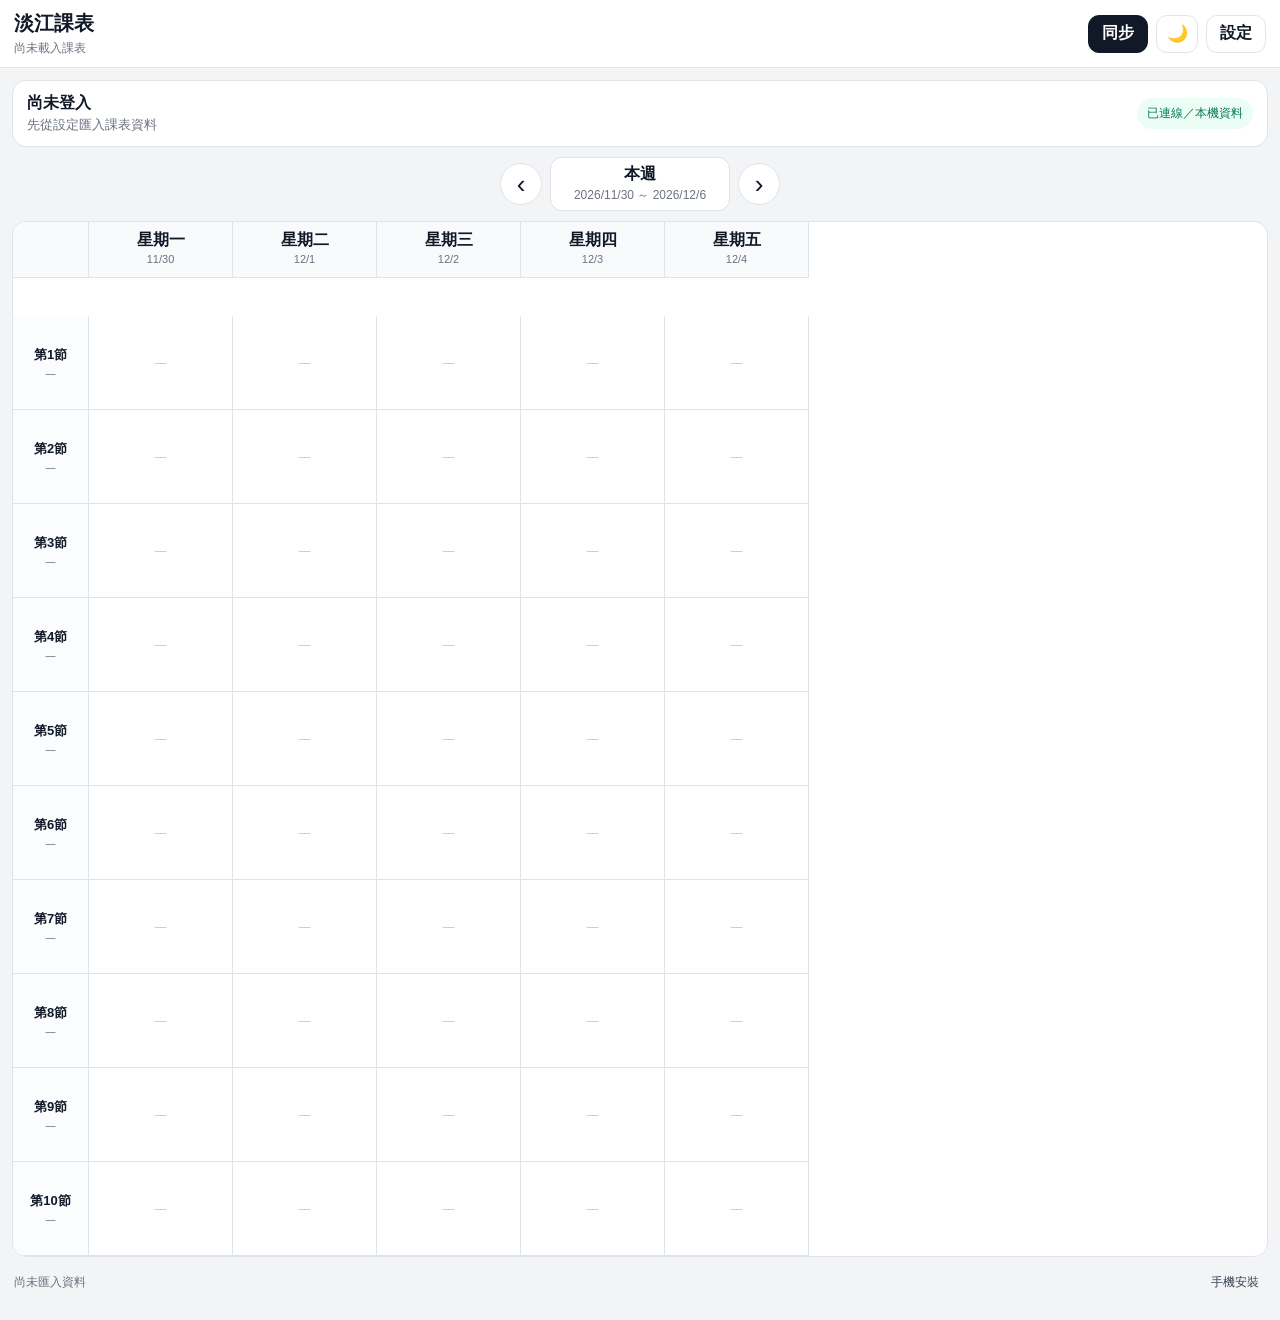
<file: index.html>
<!doctype html>
<html lang="zh-Hant">
<head>
  <meta charset="utf-8">
  <meta name="viewport" content="width=device-width, initial-scale=1, viewport-fit=cover">
  <meta name="theme-color" content="#111827">
  <meta name="mobile-web-app-capable" content="yes">
  <meta name="apple-mobile-web-app-capable" content="yes">
  <meta name="apple-mobile-web-app-title" content="淡江課表">
  <meta name="description" content="淡江大學學生課表網站">
  <title>淡江課表</title>
  <link rel="manifest" href="./manifest.json">
  <link rel="stylesheet" href="./style.css">
</head>
<body>
  <div class="app-shell">
    <header class="topbar">
      <div class="brand">
        <div class="brand-title">淡江課表</div>
        <div id="semesterLabel" class="brand-subtitle">尚未載入課表</div>
      </div>
      <div class="top-actions">
        <button id="syncButton" class="top-btn primary" type="button">同步</button>
        <button id="themeButton" class="top-btn icon-btn" type="button" aria-label="切換深色模式" title="切換深色模式">🌙</button>
        <button id="settingsButton" class="top-btn" type="button">設定</button>
      </div>
    </header>

    <main class="page">
      <section class="account-bar">
        <div class="account-main">
          <div id="studentName" class="student-name">尚未登入</div>
          <div id="studentInfo" class="student-info">先從設定匯入課表資料</div>
        </div>
        <div id="statusPill" class="status-pill">離線可用</div>
      </section>

      <section class="week-toolbar" aria-label="週次控制">
        <button id="prevWeek" class="circle-btn" type="button" aria-label="上一週">‹</button>
        <button id="weekTitleButton" class="week-title-btn" type="button" title="回到本週">
          <strong>本週</strong>
          <span id="weekText">—</span>
        </button>
        <button id="nextWeek" class="circle-btn" type="button" aria-label="下一週">›</button>
      </section>

      <section class="schedule-wrap" aria-label="課表">
        <div id="scheduleGrid" class="schedule-grid"></div>
      </section>

      <section class="bottom-bar">
        <div id="lastUpdated" class="last-updated">尚未同步</div>
        <button id="installAppButton" class="text-btn" type="button" hidden>安裝 App</button><button id="installHelpButton" class="text-btn" type="button">手機安裝</button>
      </section>
    </main>
  </div>

  <div id="overlay" class="overlay hidden" aria-hidden="true">
    <section id="settingsSheet" class="sheet hidden" role="dialog" aria-modal="true" aria-labelledby="settingsTitle">
      <header class="sheet-header">
        <div>
          <div id="settingsTitle" class="sheet-title">設定</div>
          <div class="sheet-subtitle">顯示、資料與同步</div>
        </div>
        <button class="close-btn" data-close type="button" aria-label="關閉">×</button>
      </header>

      <div class="sheet-body">
        <section class="settings-section">
          <div class="section-title-row"><h2>學期與學生</h2></div>
          <div class="two-col">
            <label class="field"><span>學期</span><input id="semesterInput" type="text" placeholder="例如 115-1"></label>
            <label class="field"><span>姓名</span><input id="studentNameInput" type="text" placeholder="選填"></label>
          </div>
          <div class="two-col">
            <label class="field"><span>學號</span><input id="studentIdInput" type="text" placeholder="選填"></label>
            <label class="field"><span>班級／系所</span><input id="studentClassInput" type="text" placeholder="選填"></label>
          </div>
          <button id="saveProfileButton" class="full-btn" type="button">儲存學生資料</button>
        </section>

        <section class="settings-section">
          <div class="section-title-row"><h2>顯示星期</h2><button id="weekdaysAllButton" class="mini-btn" type="button">平日</button></div>
          <div id="dayChecks" class="toggle-grid"></div>
        </section>

        <section class="settings-section">
          <div class="section-title-row"><h2>顯示節次</h2><div class="inline-actions"><button id="periodsDayButton" class="mini-btn" type="button">日間 1–10</button><button id="periodsAllButton" class="mini-btn" type="button">全部</button></div></div>
          <div id="periodChecks" class="toggle-grid periods"></div>
        </section>

        <section class="settings-section">
          <div class="section-title-row"><h2>外觀</h2></div>
          <label class="field"><span>色彩模式</span><select id="themeInput">
            <option value="light">淺色模式</option>
            <option value="dark">深色模式</option>
          </select></label>
        </section>

        <section class="settings-section">
          <div class="section-title-row"><h2>課程卡片</h2></div>
          <label class="switch-row"><span>顯示座號</span><input id="showSeatInput" type="checkbox"></label>
          <label class="switch-row"><span>顯示教室</span><input id="showRoomInput" type="checkbox"></label>
          <label class="switch-row"><span>顯示授課老師</span><input id="showTeacherInput" type="checkbox"></label>
        </section>

        <section class="settings-section">
          <div class="section-title-row"><h2>課表資料</h2></div>
          <p class="hint">這個版本先專注在穩定的 GitHub Pages 前端。你可以貼上 TKU iLife API 的 JSON，網站會在本機解析與保存。GitHub Pages 本身不能執行後端，也不能直接繞過 TKU API 的 CORS。</p>
          <button id="openImportButton" class="full-btn primary" type="button">📥 匯入 TKU 課表資料</button>
          <button id="clipboardImportButton" class="full-btn primary" type="button">📋 從剪貼簿讀取 TKU JSON</button>
          <button id="loadDemoButton" class="full-btn" type="button">載入範例課表</button>
          <button id="exportButton" class="full-btn" type="button">匯出本機資料 JSON</button>
          <label class="full-btn file-btn">從 JSON 檔案匯入<input id="jsonFileInput" type="file" accept="application/json,.json"></label>
          <button id="clearCoursesButton" class="full-btn" type="button">清除課表（保留設定）</button>
          <button id="resetAppButton" class="full-btn danger" type="button">清除這個網站的全部資料</button>
        </section>

        <section class="settings-section">
          <div class="section-title-row"><h2>從淡江 iLife API 取得課表</h2></div>
          <div class="notice-box">
            <strong>不經過 GitHub → TKU 的 CORS；資料在你目前已登入的 TKU 頁面內讀取。</strong> 會在淡江課表頁面本身讀取資料，再送回本網站。
          </div>
          <label class="field"><span>淡江 iLife API 網址</span><input id="tkuCourseUrlInput" type="url" value="https://ilifeapp.az.tku.edu.tw/api/stu/course" autocomplete="off"></label>
          <div class="two-col">
            <button id="openTkuCoursePageButton" class="full-btn primary" type="button">📚 開啟淡江 iLife API</button>
            <button id="openBookmarkletToolButton" class="full-btn" type="button">🪄 開啟一鍵抓取工具</button>
          </div>
          <button id="copyTkuBookmarkletButton" class="full-btn" type="button">📋 複製「抓取淡江課表」書籤</button>
          <button id="testCaptureMessageButton" class="full-btn" type="button">🧪 測試資料接收</button>
          <div id="captureStatus" class="diagnostic-box">尚未接收淡江課表資料。</div>
          <p class="hint">第一次使用：開啟「一鍵抓取工具」完成書籤設定。從本頁按「開啟淡江 iLife API」後完成登入，看到 JSON，再點一次「抓取淡江課表」書籤；資料會直接 postMessage 回這個 PWA 並自動更新。</p>
        </section>

        <section class="settings-section">
          <div class="section-title-row"><h2>📲 手機分享同步</h2></div>
          <div class="notice-box">
            <strong>一次設定，之後用手機分享回來。</strong>
            <div>把本網站安裝到主畫面後，若你的瀏覽器支援 PWA 分享目標，可以在 TKU iLife API 頁面分享 JSON 文字或 .json 檔案給「淡江課表」，網站會自動匯入。</div>
          </div>
        </section>

        <section class="settings-section">
          <div class="section-title-row"><h2>資料狀態</h2></div>
          <div class="diagnostic-grid">
            <div><span>課程數</span><strong id="courseCountStat">0</strong></div>
            <div><span>上課時段</span><strong id="timeCountStat">0</strong></div>
            <div><span>最後匯入</span><strong id="importedAtStat">—</strong></div>
          </div>
          <div id="diagnosticMessage" class="diagnostic-box">尚未匯入資料。</div>
        </section>
      </div>
    </section>

    <section id="importSheet" class="sheet hidden" role="dialog" aria-modal="true" aria-labelledby="importTitle">
      <header class="sheet-header">
        <div>
          <div id="importTitle" class="sheet-title">匯入 TKU 課表資料</div>
          <div class="sheet-subtitle">支援 iLife JSON，也支援一般課表 JSON</div>
        </div>
        <button class="close-btn" data-close type="button" aria-label="關閉">×</button>
      </header>
      <div class="sheet-body">
        <div class="notice-box">
          <strong>最推薦：貼上 TKU iLife API 回傳的 JSON。</strong>
          <div>這裡不會連到 TKU，也不會要求你提供密碼、Cookie 或 Token。</div>
        </div>
        <label class="field"><span>JSON</span><textarea id="apiJsonInput" rows="14" placeholder='例如：[{
  "weekno":"1",
  "sessno":"01",
  "seatno":"033",
  "ch_cos_name":"高等微積分",
  "teach_name":"余成義",
  "room":"S 420"
}]'></textarea></label>
        <div id="importPreview" class="diagnostic-box">等待匯入。</div>
      </div>
      <footer class="sheet-footer">
        <button id="previewImportButton" class="btn" type="button">預覽解析</button>
        <button id="commitImportButton" class="btn primary" type="button">匯入課表</button>
      </footer>
    </section>

    <section id="courseSheet" class="sheet hidden" role="dialog" aria-modal="true" aria-labelledby="courseTitle">
      <header class="sheet-header">
        <div>
          <div id="courseTitle" class="sheet-title">課程</div>
          <div id="courseSubtitle" class="sheet-subtitle"></div>
        </div>
        <button class="close-btn" data-close type="button" aria-label="關閉">×</button>
      </header>
      <div class="sheet-body">
        <label class="field"><span>顯示課程名稱</span><input id="customNameInput" type="text" placeholder="留空＝使用學校原名稱"></label>
        <div class="detail-grid">
          <div><span>原課名</span><strong id="detailSchoolName">—</strong></div>
          <div><span>開課序號</span><strong id="detailCourseId">—</strong></div>
          <div><span>座號</span><strong id="detailSeat">—</strong></div>
          <div><span>學分</span><strong id="detailCredits">—</strong></div>
          <div><span>系所</span><strong id="detailDepartment">—</strong></div>
          <div><span>年級／班別</span><strong id="detailGradeClass">—</strong></div>
        </div>
        <section>
          <div class="section-title-row"><h2>上課時段</h2></div>
          <div id="detailTimes" class="stack"></div>
        </section>
        <label class="field"><span>課程說明</span><textarea id="detailDescription" rows="4" readonly></textarea></label>
        <label class="field"><span>我的備註</span><textarea id="detailNote" rows="4" placeholder="自己的備註"></textarea></label>
        <section>
          <div class="section-title-row"><h2>我的記事</h2><button id="addJournalButton" class="mini-btn" type="button">＋新增</button></div>
          <div id="journalList" class="stack"></div>
        </section>
      </div>
      <footer class="sheet-footer">
        <button id="deleteCourseButton" class="btn danger-outline" type="button">刪除課程</button>
        <button id="cancelCourseButton" class="btn" type="button">取消</button>
        <button id="saveCourseButton" class="btn primary" type="button">儲存</button>
      </footer>
    </section>
  </div>

  <div id="toast" class="toast hidden" role="status" aria-live="polite"></div>
  <input id="installProbe" type="hidden">
  <script src="./app.js?v=17" defer></script>
</body>
</html>
</file>
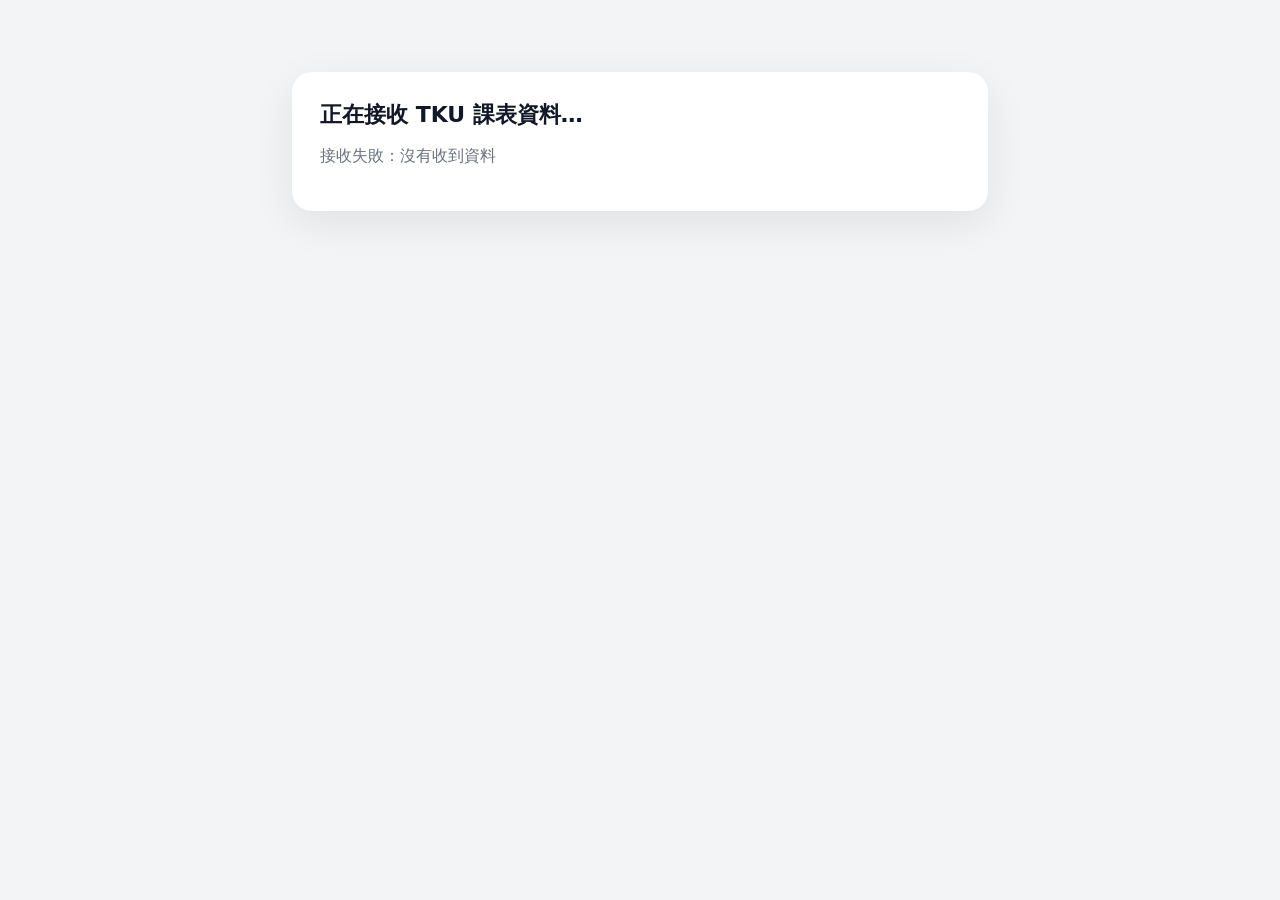
<file: capture.html>
<!doctype html>
<html lang="zh-Hant">
<head>
<meta charset="utf-8">
<meta name="viewport" content="width=device-width, initial-scale=1">
<title>TKU 課表資料接收</title>
<style>body{font-family:system-ui,-apple-system,BlinkMacSystemFont,"Segoe UI",sans-serif;margin:0;padding:32px;background:#f3f4f6;color:#111827}main{max-width:640px;margin:40px auto;background:white;border-radius:20px;padding:28px;box-shadow:0 12px 40px rgba(0,0,0,.08)}h1{font-size:22px;margin-top:0}.muted{color:#6b7280}</style>
</head>
<body><main><h1>正在接收 TKU 課表資料…</h1><p class="muted" id="msg">請稍候，完成後會自動回到課表網站。</p></main>
<script>
(function(){
const INBOX_KEY="tku_timetable_capture_inbox_v1";
function b64uDecode(s){s=s.replace(/-/g,"+").replace(/_/g,"/");while(s.length%4)s+="=";const bin=atob(s);const bytes=new Uint8Array(bin.length);for(let i=0;i<bin.length;i++)bytes[i]=bin.charCodeAt(i);return new TextDecoder().decode(bytes)}
try{
 const data=new URLSearchParams(location.hash.slice(1)).get("data");
 if(!data)throw new Error("沒有收到資料");
 const payload=JSON.parse(b64uDecode(data));
 if(payload?.type!=="TKU_TIMETABLE_CAPTURE"||![1,2,3,4].includes(payload.version)||(!Array.isArray(payload.rawRows)&&!Array.isArray(payload.courses)))throw new Error("資料格式不正確");
 localStorage.setItem(INBOX_KEY,JSON.stringify(payload));
 location.replace("./index.html?captured=1");
}catch(e){document.getElementById("msg").textContent="接收失敗："+(e.message||e);}
})();
</script>
</body></html>
</file>
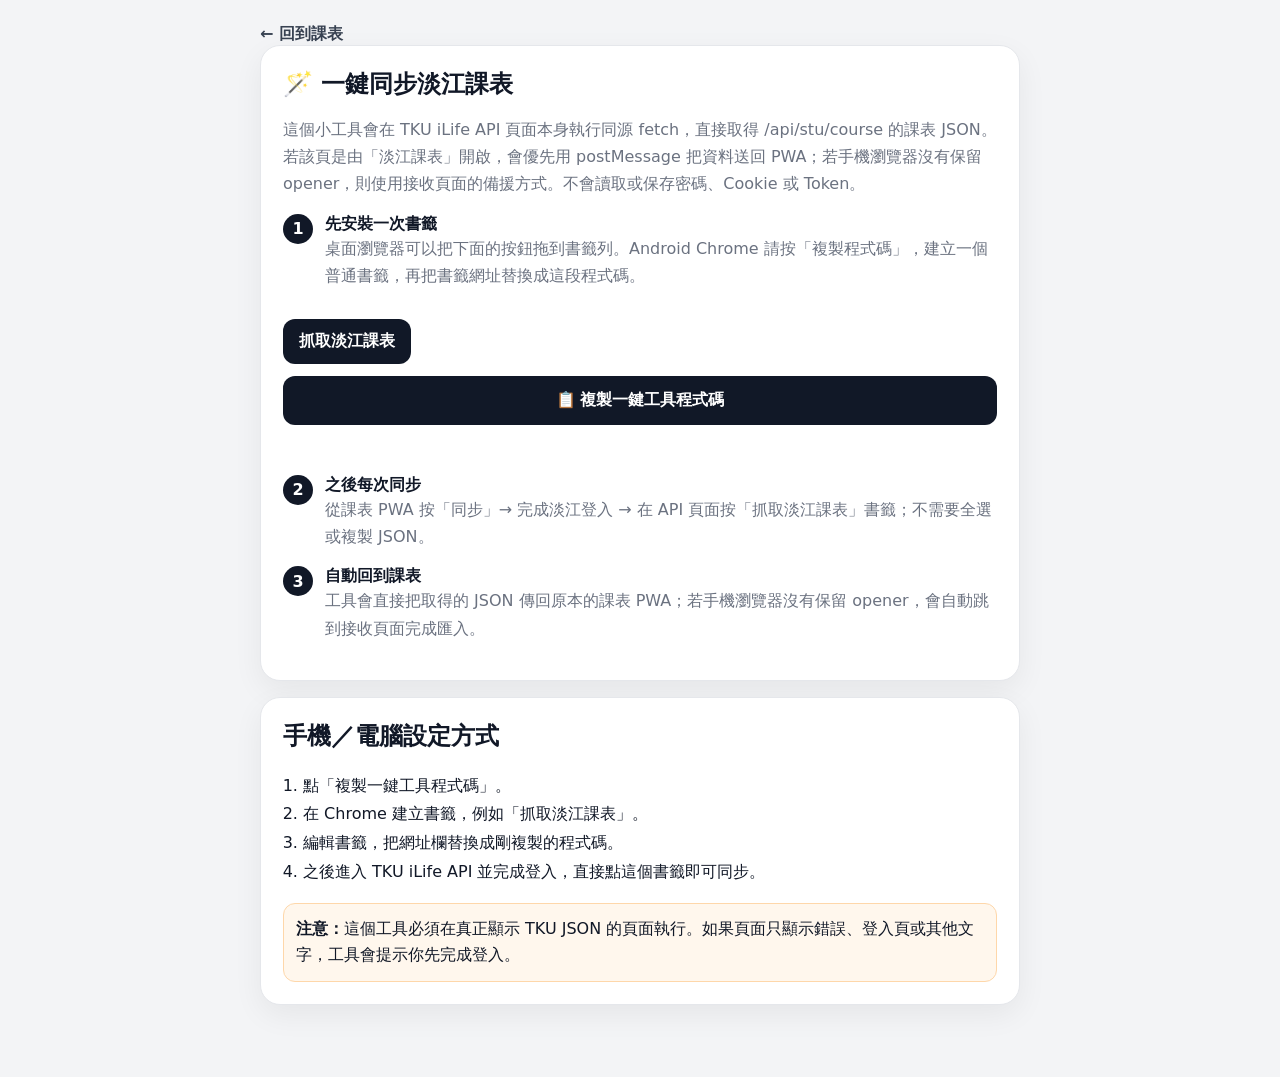
<file: tool.html>
<!doctype html>
<html lang="zh-Hant">
<head>
<meta charset="utf-8">
<meta name="viewport" content="width=device-width,initial-scale=1,viewport-fit=cover">
<meta name="theme-color" content="#111827">
<link rel="manifest" href="./manifest.json">
<title>淡江課表｜一鍵抓取工具</title>
<style>
body{margin:0;background:#f3f4f6;color:#111827;font-family:system-ui,-apple-system,BlinkMacSystemFont,"Segoe UI",sans-serif}.wrap{max-width:760px;margin:0 auto;padding:24px 16px 56px}.card{background:#fff;border:1px solid #e5e7eb;border-radius:20px;padding:22px;box-shadow:0 10px 30px rgba(0,0,0,.06);margin-bottom:16px}h1{font-size:24px;margin:0 0 8px}.muted{color:#6b7280;line-height:1.7}.step{display:flex;gap:12px;margin:16px 0}.num{width:30px;height:30px;border-radius:50%;background:#111827;color:#fff;display:grid;place-items:center;font-weight:800;flex:none}.btn{display:block;width:100%;box-sizing:border-box;border:0;border-radius:12px;padding:14px 16px;background:#111827;color:#fff;font-size:16px;font-weight:800;text-align:center;text-decoration:none;cursor:pointer;margin-top:12px}.secondary{background:#e5e7eb;color:#111827}.bookmarklet{display:inline-block;margin-top:14px;padding:12px 16px;border-radius:12px;background:#111827;color:#fff;font-weight:800;text-decoration:none}.code{background:#0f172a;color:#e5e7eb;border-radius:12px;padding:12px;overflow:auto;white-space:nowrap;font:12px ui-monospace,SFMono-Regular,Menlo,monospace}.ok{color:#166534;margin-top:10px;min-height:1.5em}.warn{background:#fff7ed;border:1px solid #fed7aa;padding:12px;border-radius:12px;line-height:1.65}.back{color:#374151;text-decoration:none;font-weight:700}ol{padding-left:20px;line-height:1.8}
</style>
</head>
<body>
<main class="wrap">
<a class="back" href="./">← 回到課表</a>
<section class="card">
<h1>🪄 一鍵同步淡江課表</h1>
<p class="muted">這個小工具會在 TKU iLife API 頁面本身執行同源 fetch，直接取得 /api/stu/course 的課表 JSON。若該頁是由「淡江課表」開啟，會優先用 postMessage 把資料送回 PWA；若手機瀏覽器沒有保留 opener，則使用接收頁面的備援方式。不會讀取或保存密碼、Cookie 或 Token。</p>
<div class="step"><div class="num">1</div><div><strong>先安裝一次書籤</strong><div class="muted">桌面瀏覽器可以把下面的按鈕拖到書籤列。Android Chrome 請按「複製程式碼」，建立一個普通書籤，再把書籤網址替換成這段程式碼。</div></div></div>
<a id="bookmarklet" class="bookmarklet" href="#">抓取淡江課表</a>
<button id="copy" class="btn" type="button">📋 複製一鍵工具程式碼</button>
<div id="msg" class="ok"></div>
<div class="step"><div class="num">2</div><div><strong>之後每次同步</strong><div class="muted">從課表 PWA 按「同步」→ 完成淡江登入 → 在 API 頁面按「抓取淡江課表」書籤；不需要全選或複製 JSON。</div></div></div>
<div class="step"><div class="num">3</div><div><strong>自動回到課表</strong><div class="muted">工具會直接把取得的 JSON 傳回原本的課表 PWA；若手機瀏覽器沒有保留 opener，會自動跳到接收頁面完成匯入。</div></div></div>
</section>
<section class="card">
<h2 style="margin-top:0">手機／電腦設定方式</h2>
<ol><li>點「複製一鍵工具程式碼」。</li><li>在 Chrome 建立書籤，例如「抓取淡江課表」。</li><li>編輯書籤，把網址欄替換成剛複製的程式碼。</li><li>之後進入 TKU iLife API 並完成登入，直接點這個書籤即可同步。</li></ol>
<div class="warn"><strong>注意：</strong>這個工具必須在真正顯示 TKU JSON 的頁面執行。如果頁面只顯示錯誤、登入頁或其他文字，工具會提示你先完成登入。</div>
</section>
</main>
<script>
(()=>{
const targetOrigin=location.origin;
const captureUrl=new URL("./capture.html",location.href).href;
const raw=`javascript:(async()=>{try{const r=await fetch("/api/stu/course",{credentials:"include"});if(!r.ok)throw new Error("TKU API 回應 HTTP "+r.status+"，請先確認已登入淡江。");const data=await r.json();const rows=Array.isArray(data)?data:(data&&Array.isArray(data.data)?data.data:(data&&Array.isArray(data.rows)?data.rows:null));if(!rows?.length)throw new Error("TKU API 沒有回傳課表資料。");const enc=s=>{const b=new TextEncoder().encode(s),a=[];for(let i=0;i<b.length;i++)a.push(String.fromCharCode(b[i]));return btoa(a.join("" )).replace(/\+/g,"-").replace(/\//g,"_").replace(/=+$/g,"")};const payload={type:"TKU_TIMETABLE_CAPTURE",version:4,source:"TKU iLife /api/stu/course",capturedAt:new Date().toISOString(),rawRows:rows};let done=false;const ack=e=>{if(e.origin!=="${targetOrigin}")return;if(e.data?.type!=="TKU_TIMETABLE_CAPTURE_ACK")return;done=true;window.removeEventListener("message",ack);if(e.data.ok){alert("已同步 "+rows.length+" 筆淡江課表資料。 ");setTimeout(()=>{try{window.close()}catch{}},300);}else alert("資料已送回課表，但匯入失敗。 ")};window.addEventListener("message",ack);const opener=window.opener;if(opener&&!opener.closed){try{opener.postMessage(payload,"${targetOrigin}");setTimeout(()=>{if(done)return;window.removeEventListener("message",ack);location.href="${captureUrl}#data="+enc(JSON.stringify(payload));},1200);return;}catch{window.removeEventListener("message",ack)}}location.href="${captureUrl}#data="+enc(JSON.stringify(payload));}catch(e){alert("同步失敗："+(e?.message||e))}})();void 0;`;
const a=document.getElementById("bookmarklet");a.href=raw;document.getElementById("copy").addEventListener("click",async()=>{try{await navigator.clipboard.writeText(raw);}catch{const t=document.createElement("textarea");t.value=raw;document.body.appendChild(t);t.select();document.execCommand("copy");t.remove();}document.getElementById("msg").textContent="已複製。建立書籤後，把網址替換成這段程式碼即可。";});
})();
</script>
</body></html>
</file>
<file: style.css>
:root{--bg:#f3f4f6;--panel:#fff;--panel2:#f8fafc;--border:#dfe4ea;--text:#111827;--muted:#6b7280;--primary:#111827;--primary2:#1f2937;--danger:#b91c1c;--dangerbg:#fef2f2;--goodbg:#ecfdf5;--good:#047857;--warnbg:#fffbeb;--warn:#92400e;--time-w:76px;--day-w:144px;--row-h:94px;--radius:14px}
*{box-sizing:border-box}html,body{margin:0;padding:0;background:var(--bg);color:var(--text);font-family:-apple-system,BlinkMacSystemFont,"Segoe UI","Noto Sans TC",Arial,sans-serif}body{min-height:100vh}button,input,textarea{font:inherit}button{cursor:pointer}.hidden{display:none!important}
.topbar{position:sticky;top:0;z-index:20;min-height:64px;padding:10px 14px;display:flex;align-items:center;justify-content:space-between;gap:12px;background:rgba(255,255,255,.96);backdrop-filter:blur(12px);border-bottom:1px solid var(--border)}.brand-title{font-size:20px;font-weight:850}.brand-subtitle{font-size:12px;color:var(--muted);margin-top:3px}.top-actions{display:flex;gap:8px}.top-btn,.circle-btn,.week-title-btn,.btn,.full-btn,.mini-btn,.close-btn,.text-btn{border:1px solid var(--border);background:#fff;color:var(--text)}.top-btn{height:38px;padding:0 13px;border-radius:11px;font-weight:750}.primary{background:var(--primary)!important;color:#fff!important;border-color:var(--primary)!important}.page{width:min(1500px,100%);margin:0 auto;padding:12px}.account-bar{display:flex;align-items:center;justify-content:space-between;gap:12px;background:var(--panel);border:1px solid var(--border);border-radius:var(--radius);padding:12px 14px;margin-bottom:10px}.student-name{font-weight:850}.student-info{font-size:13px;color:var(--muted);margin-top:2px}.status-pill{font-size:12px;padding:7px 10px;border-radius:999px;background:#eef2f7;color:#374151;white-space:nowrap}.status-pill.good{background:var(--goodbg);color:var(--good)}.status-pill.warn{background:var(--warnbg);color:var(--warn)}.week-toolbar{display:flex;align-items:center;justify-content:center;gap:8px;margin:10px 0}.circle-btn{width:42px;height:42px;border-radius:50%;font-size:26px;line-height:1}.week-title-btn{min-width:180px;min-height:42px;border-radius:12px;padding:6px 14px;display:flex;flex-direction:column;align-items:center;justify-content:center}.week-title-btn span{font-size:12px;color:var(--muted);margin-top:2px}.schedule-wrap{width:100%;overflow:auto;border:1px solid var(--border);border-radius:var(--radius);background:#fff;-webkit-overflow-scrolling:touch}.schedule-grid{display:grid;grid-template-columns:var(--time-w) repeat(7,var(--day-w));grid-auto-rows:var(--row-h);width:max-content;min-width:100%}.corner-cell,.day-head,.period-label,.course-cell{border-right:1px solid var(--border);border-bottom:1px solid var(--border)}.corner-cell{position:sticky;left:0;z-index:8;background:var(--panel2);height:56px}.day-head{position:sticky;top:0;z-index:7;height:56px;padding:8px 5px;background:var(--panel2);text-align:center}.day-head strong{display:block}.day-head small{display:block;color:var(--muted);margin-top:2px;font-size:11px}.period-label{position:sticky;left:0;z-index:6;background:#fbfcfd;display:flex;flex-direction:column;align-items:center;justify-content:center;text-align:center}.period-label strong{font-size:13px}.period-label span{font-size:10px;color:var(--muted);margin-top:4px}.course-cell{position:relative;min-height:var(--row-h);padding:5px;background:#fff}.empty-cell{height:100%;display:grid;place-items:center;color:#c4c9d0;font-size:12px}.course-card{width:100%;height:100%;padding:7px 8px;text-align:left;border:1px solid #cfd5dc;border-radius:10px;background:#f8fafc;color:var(--text);display:flex;flex-direction:column;align-items:flex-start;justify-content:flex-start;gap:3px;overflow:hidden}.course-card:hover{border-color:#9ca3af;background:#f3f4f6}.course-name{font-size:13px;font-weight:850;line-height:1.28}.course-meta{font-size:11px;color:#4b5563;line-height:1.25}.course-seat{font-size:10px;color:#374151;margin-top:auto;background:#e5e7eb;border-radius:7px;padding:2px 5px}.bottom-bar{display:flex;justify-content:space-between;align-items:center;gap:12px;padding:10px 2px;color:var(--muted);font-size:12px}.text-btn{border:0;background:transparent;color:#374151;padding:7px}.overlay{position:fixed;inset:0;z-index:100;background:rgba(15,23,42,.44);display:flex;align-items:flex-end;justify-content:center}.sheet{width:min(720px,100%);max-height:92vh;background:#fff;border-radius:18px 18px 0 0;box-shadow:0 -12px 40px rgba(0,0,0,.18);display:flex;flex-direction:column;overflow:hidden}.sheet-header{display:flex;justify-content:space-between;align-items:flex-start;gap:12px;padding:16px 18px;border-bottom:1px solid var(--border);flex:0 0 auto}.sheet-title{font-size:20px;font-weight:850}.sheet-subtitle{font-size:12px;color:var(--muted);margin-top:3px}.close-btn{width:38px;height:38px;border-radius:11px;font-size:26px;line-height:1}.sheet-body{overflow:auto;padding:16px 18px 28px}.sheet-footer{display:flex;gap:8px;padding:12px 18px;border-top:1px solid var(--border);background:#fff;flex:0 0 auto}.settings-section{padding:0 0 18px;margin-bottom:18px;border-bottom:1px solid var(--border)}.settings-section:last-child{border-bottom:0;margin-bottom:0}.section-title-row{display:flex;align-items:center;justify-content:space-between;gap:10px;margin-bottom:10px}.section-title-row h2{font-size:15px;margin:0}.field{display:block;margin-bottom:11px}.field>span{display:block;font-size:12px;font-weight:750;margin-bottom:6px}.field input,.field textarea{width:100%;border:1px solid var(--border);border-radius:10px;padding:10px 11px;background:#fff;color:var(--text);outline:none}.field textarea{resize:vertical;min-height:90px}.field input:focus,.field textarea:focus{border-color:#6b7280;box-shadow:0 0 0 3px rgba(17,24,39,.08)}.two-col{display:grid;grid-template-columns:1fr 1fr;gap:10px}.toggle-grid{display:grid;grid-template-columns:repeat(4,1fr);gap:8px}.toggle-item{display:flex;align-items:center;justify-content:space-between;gap:5px;padding:9px 10px;border:1px solid var(--border);border-radius:10px;background:#fff;font-size:12px}.toggle-item small{display:block;color:var(--muted);margin-top:2px}.toggle-item input,.switch-row input{accent-color:var(--primary)}.switch-row{display:flex;align-items:center;justify-content:space-between;padding:11px 0;border-top:1px solid #eef0f3;font-size:13px}.switch-row:first-of-type{border-top:0}.full-btn{width:100%;padding:10px 12px;border-radius:10px;font-weight:750;margin-top:8px}.full-btn.danger{color:#fff;background:var(--danger);border-color:var(--danger)}.mini-btn{padding:6px 9px;border-radius:9px;font-size:11px;font-weight:750}.inline-actions{display:flex;gap:6px}.file-btn{display:block;text-align:center}.file-btn input{display:none}.hint{font-size:12px;color:var(--muted);line-height:1.55}.diagnostic-grid{display:grid;grid-template-columns:repeat(3,1fr);gap:8px}.diagnostic-grid>div{padding:10px;border:1px solid var(--border);border-radius:10px;background:var(--panel2)}.diagnostic-grid span{display:block;color:var(--muted);font-size:11px}.diagnostic-grid strong{display:block;font-size:16px;margin-top:2px}.diagnostic-box{padding:10px 11px;background:var(--panel2);border:1px solid var(--border);border-radius:10px;font-size:12px;line-height:1.5;margin-top:9px;white-space:pre-wrap}.notice-box{padding:11px;border-radius:10px;background:#eff6ff;border:1px solid #bfdbfe;color:#1e3a8a;font-size:12px;line-height:1.5;margin-bottom:12px}.stack{display:grid;gap:8px}.time-item,.journal-item{border:1px solid var(--border);border-radius:10px;padding:10px;background:#fff}.time-title{font-weight:800;font-size:13px}.time-sub,.time-teacher{font-size:12px;color:var(--muted);margin-top:3px}.journal-item strong{font-size:11px;color:var(--muted)}.journal-item div{margin-top:5px;font-size:13px;line-height:1.5;white-space:pre-wrap}.detail-grid{display:grid;grid-template-columns:1fr 1fr;gap:8px;margin-bottom:16px}.detail-grid>div{padding:9px;border:1px solid var(--border);border-radius:10px;background:var(--panel2)}.detail-grid span{display:block;color:var(--muted);font-size:10px}.detail-grid strong{display:block;font-size:12px;margin-top:2px;word-break:break-word}.danger-outline{color:var(--danger);border-color:#fecaca;background:var(--dangerbg)}.toast{position:fixed;left:50%;bottom:24px;transform:translateX(-50%);z-index:300;max-width:min(92vw,520px);padding:11px 14px;border-radius:11px;background:#111827;color:#fff;font-size:12px;box-shadow:0 8px 28px rgba(0,0,0,.2)}
.icon-btn{width:42px;padding:0;display:inline-grid;place-items:center;font-size:17px}
.field select{width:100%;border:1px solid var(--border);border-radius:10px;padding:10px 11px;background:#fff;color:var(--text);outline:none}
@media (max-width:620px){.topbar{padding-inline:10px}.brand-title{font-size:18px}.top-btn{padding-inline:10px}.page{padding:8px}.account-bar{padding:10px 11px}.toggle-grid{grid-template-columns:repeat(2,1fr)}.two-col{grid-template-columns:1fr}.diagnostic-grid{grid-template-columns:1fr 1fr}.diagnostic-grid>div:last-child{grid-column:1/-1}.sheet{max-height:94vh}.sheet-header,.sheet-body,.sheet-footer{padding-left:13px;padding-right:13px}.schedule-grid{--day-w:132px;--time-w:66px}.course-name{font-size:12px}.course-meta{font-size:10px}}

:root[data-theme="dark"]{--bg:#0b1220;--panel:#111827;--panel2:#0f172a;--border:#263244;--text:#e5e7eb;--muted:#94a3b8;--primary:#e5e7eb;--primary2:#cbd5e1;--danger:#f87171;--dangerbg:#3b1014;--goodbg:#052e1c;--good:#6ee7b7;--warnbg:#3a2805;--warn:#fcd34d}
:root[data-theme="dark"] body{color-scheme:dark}
:root[data-theme="dark"] .topbar{background:rgba(17,24,39,.94)}
:root[data-theme="dark"] .top-btn,
:root[data-theme="dark"] .circle-btn,
:root[data-theme="dark"] .week-title-btn,
:root[data-theme="dark"] .btn,
:root[data-theme="dark"] .full-btn,
:root[data-theme="dark"] .mini-btn,
:root[data-theme="dark"] .close-btn,
:root[data-theme="dark"] .text-btn{background:var(--panel);color:var(--text)}
:root[data-theme="dark"] .primary{background:var(--primary)!important;color:#0b1220!important;border-color:var(--primary)!important}
:root[data-theme="dark"] .schedule-wrap{background:var(--panel)}
:root[data-theme="dark"] .day-head,
:root[data-theme="dark"] .corner-cell{background:var(--panel2)}
:root[data-theme="dark"] .period-label{background:#0d1626}
:root[data-theme="dark"] .course-cell{background:#0b1220}
:root[data-theme="dark"] .course-card{border-color:#334155;background:#111827;color:var(--text)}
:root[data-theme="dark"] .course-card:hover{border-color:#64748b;background:#172033}
:root[data-theme="dark"] .course-meta{color:#a8b4c5}
:root[data-theme="dark"] .course-seat{color:#dbe4ee;background:#263244}
:root[data-theme="dark"] .sheet{background:var(--panel)}
:root[data-theme="dark"] .sheet-footer{background:var(--panel)}
:root[data-theme="dark"] .field input,
:root[data-theme="dark"] .field textarea,
:root[data-theme="dark"] .field select{background:#0b1220;color:var(--text);border-color:var(--border)}
:root[data-theme="dark"] .toggle-item,
:root[data-theme="dark"] .time-item,
:root[data-theme="dark"] .journal-item{background:#111827}
:root[data-theme="dark"] .diagnostic-grid>div,
:root[data-theme="dark"] .diagnostic-box{background:#0f172a}
:root[data-theme="dark"] .notice-box{background:#10243a;border-color:#244a70;color:#bfdbfe}
:root[data-theme="dark"] .danger-outline{background:var(--dangerbg);border-color:#7f1d1d;color:#fca5a5}

:root[data-theme="dark"] .status-pill{background:#1e293b;color:#cbd5e1}
:root[data-theme="dark"] .switch-row{border-top-color:#263244}
:root[data-theme="dark"] .empty-cell{color:#64748b}
</file>
